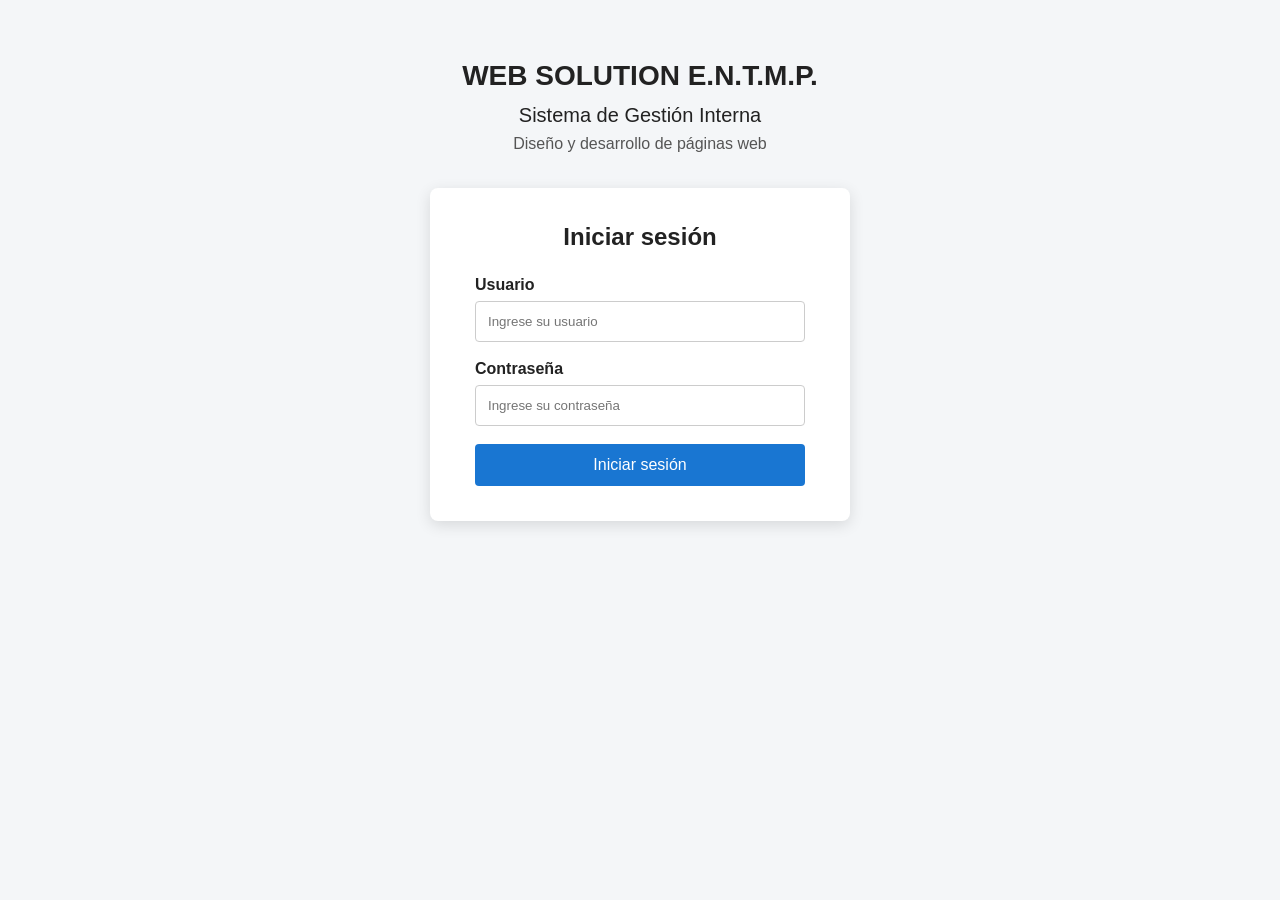
<file: index.html>
<!DOCTYPE html>
<html lang="es">
<head>
    <meta charset="UTF-8">
    <meta name="viewport" content="width=device-width, initial-scale=1.0">
    <title>Web Solution - Inicio de sesión</title>

    <link rel="stylesheet" href="css/estilos.css">
</head>

<body>

    <div class="login-container">

        <div class="login-header">
            <h1>WEB SOLUTION E.N.T.M.P.</h1>
            <p>Sistema de Gestión Interna</p>
            <span>Diseño y desarrollo de páginas web</span>
        </div>

        <div class="login-box">

            <h2>Iniciar sesión</h2>

            <form id="loginForm">

                <label for="usuario">Usuario</label>
                <input 
                    type="text" 
                    id="usuario" 
                    placeholder="Ingrese su usuario"
                    required
                >

                <label for="contrasena">Contraseña</label>
                <input 
                    type="password" 
                    id="contrasena" 
                    placeholder="Ingrese su contraseña"
                    required
                >

                <button type="submit">Iniciar sesión</button>

            </form>

        </div>

    </div>

<script src="js/script.js"></script>
</body>
</html>
</file>
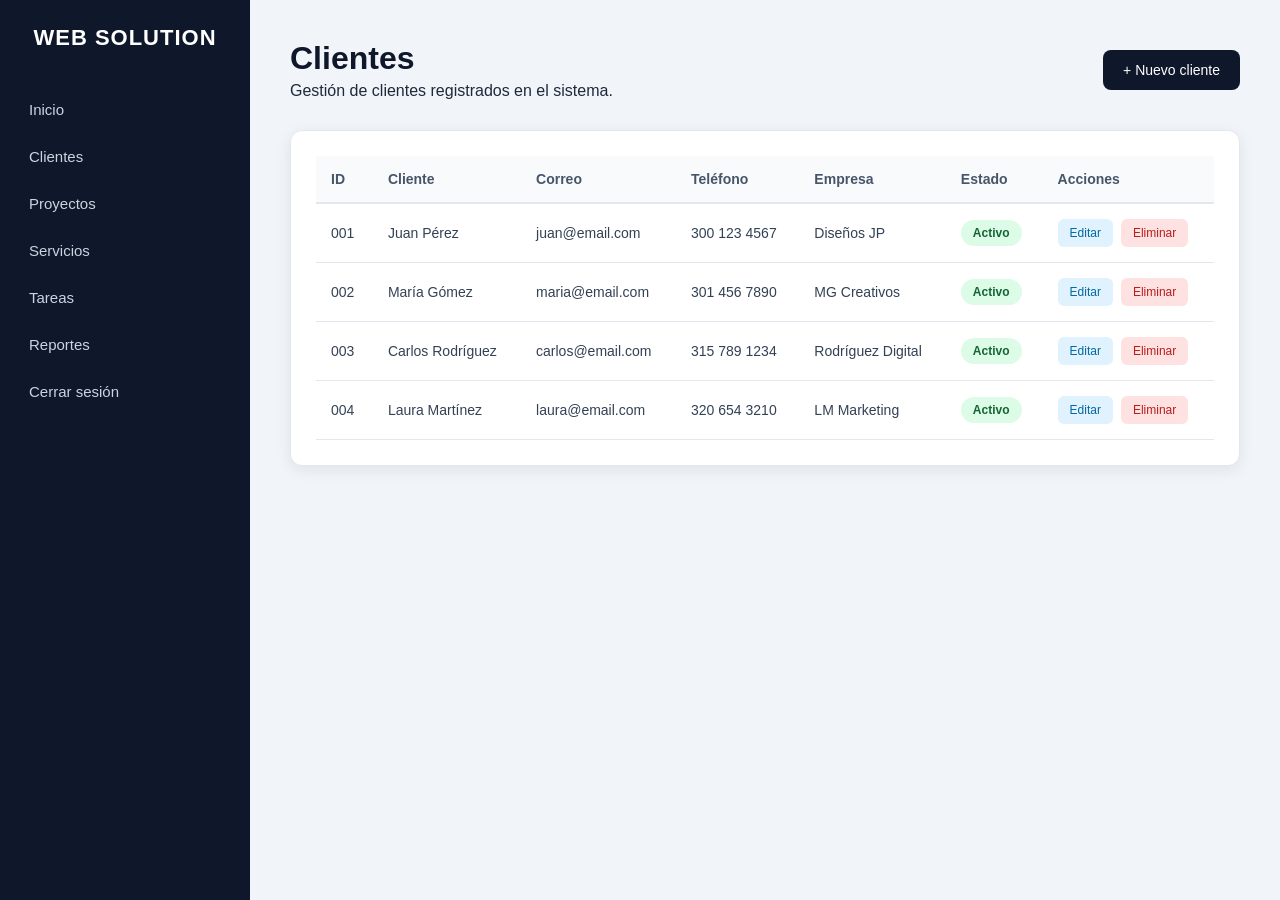
<file: clientes.html>
<!DOCTYPE html>
<html lang="es">

<head>

    <meta charset="UTF-8">
    <meta name="viewport" content="width=device-width, initial-scale=1.0">

    <title>WEB SOLUTION - Clientes</title>

    <link rel="stylesheet" href="css/dashboard.css">

    <style>

        .page-header {
            display: flex;
            justify-content: space-between;
            align-items: center;
            margin-bottom: 30px;
        }

        .page-header h1 {
            margin-bottom: 5px;
        }

        .btn-primary {
            background: #0f172a;
            color: white;
            border: none;
            padding: 12px 20px;
            border-radius: 8px;
            cursor: pointer;
            font-size: 14px;
            transition: 0.3s;
        }

        .btn-primary:hover {
            background: #1e293b;
        }

        .table-container {
            background: white;
            border-radius: 12px;
            padding: 25px;
            box-shadow: 0 4px 15px rgba(15, 23, 42, 0.08);
            border: 1px solid #e2e8f0;
            overflow-x: auto;
        }

        .clients-table {
            width: 100%;
            border-collapse: collapse;
        }

        .clients-table th {
            text-align: left;
            padding: 15px;
            background: #f8fafc;
            color: #475569;
            font-size: 14px;
            border-bottom: 2px solid #e2e8f0;
        }

        .clients-table td {
            padding: 15px;
            border-bottom: 1px solid #e2e8f0;
            color: #334155;
            font-size: 14px;
        }

        .clients-table tr:hover {
            background: #f8fafc;
        }

        .status {
            display: inline-block;
            padding: 6px 12px;
            border-radius: 20px;
            font-size: 12px;
            font-weight: bold;
            background: #dcfce7;
            color: #166534;
        }

        .actions {
            display: flex;
            gap: 8px;
        }

        .btn-edit,
        .btn-delete {
            border: none;
            padding: 7px 12px;
            border-radius: 6px;
            cursor: pointer;
            font-size: 12px;
        }

        .btn-edit {
            background: #e0f2fe;
            color: #0369a1;
        }

        .btn-delete {
            background: #fee2e2;
            color: #b91c1c;
        }

        .btn-edit:hover {
            background: #bae6fd;
        }

        .btn-delete:hover {
            background: #fecaca;
        }

        @media (max-width: 700px) {

            .page-header {
                flex-direction: column;
                align-items: flex-start;
                gap: 15px;
            }

            .actions {
                flex-direction: column;
            }

        }

    </style>

</head>

<body>

    <div class="dashboard">

        <aside class="sidebar">

            <h2>WEB SOLUTION</h2>

            <nav>

                <a href="dashboard.html">Inicio</a>
                <a href="clientes.html">Clientes</a>
                <a href="proyectos.html">Proyectos</a>
                <a href="servicios.html">Servicios</a>
                <a href="tareas.html">Tareas</a>
                <a href="reportes.html">Reportes</a>
                <a href="index.html">Cerrar sesión</a>

            </nav>

        </aside>


        <main class="main-content">

            <div class="page-header">

                <div>

                    <h1>Clientes</h1>

                    <p>
                        Gestión de clientes registrados en el sistema.
                    </p>

                </div>

                <button class="btn-primary" id="btnNuevoCliente">
                    + Nuevo cliente
                </button>

            </div>


            <div class="table-container">

                <table class="clients-table">

                    <thead>

                        <tr>

                            <th>ID</th>
                            <th>Cliente</th>
                            <th>Correo</th>
                            <th>Teléfono</th>
                            <th>Empresa</th>
                            <th>Estado</th>
                            <th>Acciones</th>

                        </tr>

                    </thead>


                    <tbody>

                        <tr>

                            <td>001</td>
                            <td>Juan Pérez</td>
                            <td>juan@email.com</td>
                            <td>300 123 4567</td>
                            <td>Diseños JP</td>

                            <td>
                                <span class="status">Activo</span>
                            </td>

                            <td>

                                <div class="actions">

                                    <button class="btn-edit">
                                        Editar
                                    </button>

                                    <button class="btn-delete">
                                        Eliminar
                                    </button>

                                </div>

                            </td>

                        </tr>


                        <tr>

                            <td>002</td>
                            <td>María Gómez</td>
                            <td>maria@email.com</td>
                            <td>301 456 7890</td>
                            <td>MG Creativos</td>

                            <td>
                                <span class="status">Activo</span>
                            </td>

                            <td>

                                <div class="actions">

                                    <button class="btn-edit">
                                        Editar
                                    </button>

                                    <button class="btn-delete">
                                        Eliminar
                                    </button>

                                </div>

                            </td>

                        </tr>


                        <tr>

                            <td>003</td>
                            <td>Carlos Rodríguez</td>
                            <td>carlos@email.com</td>
                            <td>315 789 1234</td>
                            <td>Rodríguez Digital</td>

                            <td>
                                <span class="status">Activo</span>
                            </td>

                            <td>

                                <div class="actions">

                                    <button class="btn-edit">
                                        Editar
                                    </button>

                                    <button class="btn-delete">
                                        Eliminar
                                    </button>

                                </div>

                            </td>

                        </tr>


                        <tr>

                            <td>004</td>
                            <td>Laura Martínez</td>
                            <td>laura@email.com</td>
                            <td>320 654 3210</td>
                            <td>LM Marketing</td>

                            <td>
                                <span class="status">Activo</span>
                            </td>

                            <td>

                                <div class="actions">

                                    <button class="btn-edit">
                                        Editar
                                    </button>

                                    <button class="btn-delete">
                                        Eliminar
                                    </button>

                                </div>

                            </td>

                        </tr>

                    </tbody>

                </table>

            </div>

        </main>

    </div>


   </div>

    <script src="js/script.js"></script>

</body>
</html>
</file>
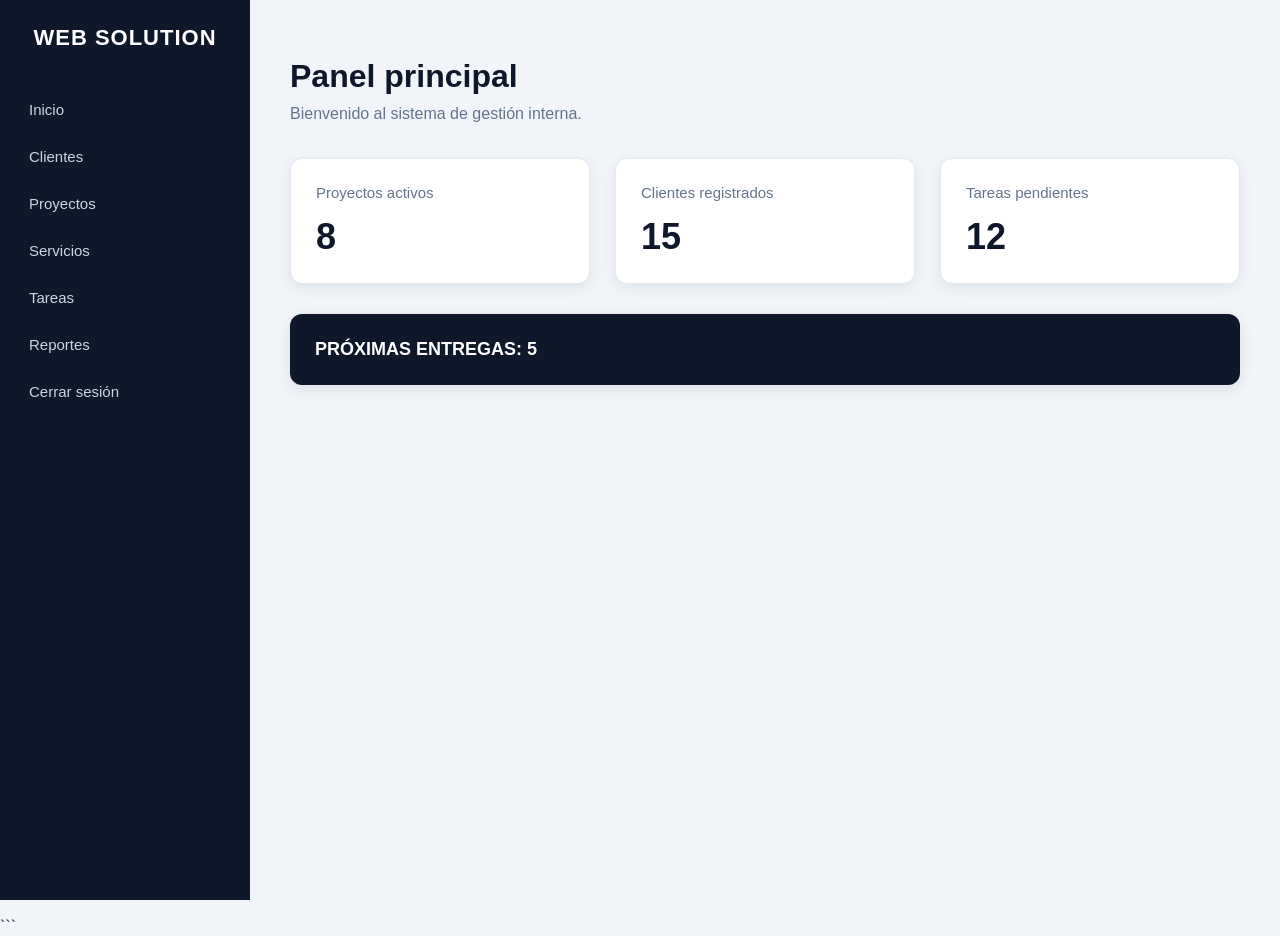
<file: dashboard.html>
<!DOCTYPE html>

<html lang="es">

<head>
    <meta charset="UTF-8">
    <meta name="viewport" content="width=device-width, initial-scale=1.0">

```
<title>WEB SOLUTION - Panel principal</title>

<link rel="stylesheet" href="css/dashboard.css">
```

</head>

<body>

<link rel="stylesheet" href="css/dashboard.css">
<div class="dashboard">

    <aside class="sidebar">

        <h2>WEB SOLUTION</h2>

        <nav>
            <a href="dashboard.html">Inicio</a>
            <a href="clientes.html">Clientes</a>
            <a href="proyectos.html">Proyectos</a>
            <a href="servicios.html">Servicios</a>
            <a href="tareas.html">Tareas</a>
            <a href="reportes.html">Reportes</a>
            <a href="index.html">Cerrar sesión</a>
        </nav>

    </aside>

    <main class="main-content">

        <h1>Panel principal</h1>

        <p>Bienvenido al sistema de gestión interna.</p>

        <div class="cards">

            <div class="card">
                <h3>Proyectos activos</h3>
                <strong>8</strong>
            </div>

            <div class="card">
                <h3>Clientes registrados</h3>
                <strong>15</strong>
            </div>

            <div class="card">
                <h3>Tareas pendientes</h3>
                <strong>12</strong>
            </div>

        </div>

        <div class="deliveries">
            PRÓXIMAS ENTREGAS: 5
        </div>

    </main>

</div>
```

</body>

</html>
</file>
<file: css/estilos.css>
* {
    box-sizing: border-box;
    margin: 0;
    padding: 0;
    font-family: Arial, sans-serif;
}

body {
    background-color: #f4f6f8;
    color: #222;
}

.login-container {
    min-height: 100vh;
    display: flex;
    flex-direction: column;
    align-items: center;
    padding-top: 60px;
}

.login-header {
    text-align: center;
    margin-bottom: 35px;
}

.login-header h1 {
    font-size: 28px;
    margin-bottom: 12px;
}

.login-header p {
    font-size: 20px;
    margin-bottom: 8px;
}

.login-header span {
    font-size: 16px;
    color: #555;
}

.login-box {
    background-color: white;
    width: 420px;
    padding: 35px 45px;
    border-radius: 8px;
    box-shadow: 0 4px 15px rgba(0, 0, 0, 0.12);
}

.login-box h2 {
    text-align: center;
    margin-bottom: 25px;
}

.login-box label {
    display: block;
    margin-bottom: 7px;
    font-weight: bold;
}

.login-box input {
    width: 100%;
    padding: 12px;
    margin-bottom: 18px;
    border: 1px solid #ccc;
    border-radius: 4px;
}

.login-box button {
    width: 100%;
    padding: 12px;
    background-color: #1976d2;
    color: white;
    border: none;
    border-radius: 4px;
    cursor: pointer;
    font-size: 16px;
}

.login-box button:hover {
    background-color: #125ca1;
}
</file>
<file: css/dashboard.css>
* {
  margin: 0;
  padding: 0;
  box-sizing: border-box;
  }

body {
font-family: Arial, Helvetica, sans-serif;
background: #f1f5f9;
color: #1e293b;
}

/* CONTENEDOR PRINCIPAL */

.dashboard {
display: flex;
min-height: 100vh;
}

/* BARRA LATERAL */

.sidebar {
width: 250px;
min-height: 100vh;
background: #0f172a;
color: white;
padding: 25px 0;
position: fixed;
left: 0;
top: 0;
bottom: 0;
}

.sidebar h2 {
text-align: center;
font-size: 22px;
letter-spacing: 1px;
margin-bottom: 35px;
padding: 0 20px;
}

/* MENÚ */

.sidebar nav {
display: flex;
flex-direction: column;
}

.sidebar nav a {
color: #cbd5e1;
text-decoration: none;
padding: 15px 25px;
font-size: 15px;
transition: 0.3s;
border-left: 4px solid transparent;
}

.sidebar nav a:hover {
background: #1e293b;
color: white;
border-left: 4px solid #38bdf8;
}

/* CONTENIDO PRINCIPAL */

.main-content {
margin-left: 250px;
width: calc(100% - 250px);
padding: 40px;
}

/* ENCABEZADO */

.main-content h1 {
font-size: 32px;
margin-bottom: 10px;
color: #0f172a;
}

.main-content > p {
color: #64748b;
margin-bottom: 35px;
font-size: 16px;
}

/* TARJETAS */

.cards {
display: grid;
grid-template-columns: repeat(3, 1fr);
gap: 25px;
margin-bottom: 30px;
}

.card {
background: white;
border-radius: 12px;
padding: 25px;
box-shadow: 0 4px 15px rgba(15, 23, 42, 0.08);
border: 1px solid #e2e8f0;
transition: transform 0.3s, box-shadow 0.3s;
}

.card:hover {
transform: translateY(-5px);
box-shadow: 0 8px 20px rgba(15, 23, 42, 0.12);
}

.card h3 {
color: #64748b;
font-size: 15px;
margin-bottom: 15px;
font-weight: normal;
}

.card strong {
display: block;
font-size: 36px;
color: #0f172a;
}

/* PRÓXIMAS ENTREGAS */

.deliveries {
background: #0f172a;
color: white;
padding: 25px;
border-radius: 12px;
font-size: 18px;
font-weight: bold;
box-shadow: 0 4px 15px rgba(15, 23, 42, 0.1);
}

/* RESPONSIVE */

@media (max-width: 900px) {

```
.sidebar {
    width: 210px;
}

.main-content {
    margin-left: 210px;
    width: calc(100% - 210px);
    padding: 25px;
}

.cards {
    grid-template-columns: 1fr;
}
```

}

@media (max-width: 600px) {

```
.sidebar {
    position: relative;
    width: 100%;
    min-height: auto;
}

.dashboard {
    flex-direction: column;
}

.main-content {
    margin-left: 0;
    width: 100%;
    padding: 20px;
}

.sidebar nav a {
    padding: 12px 20px;
}
```

}
</file>
